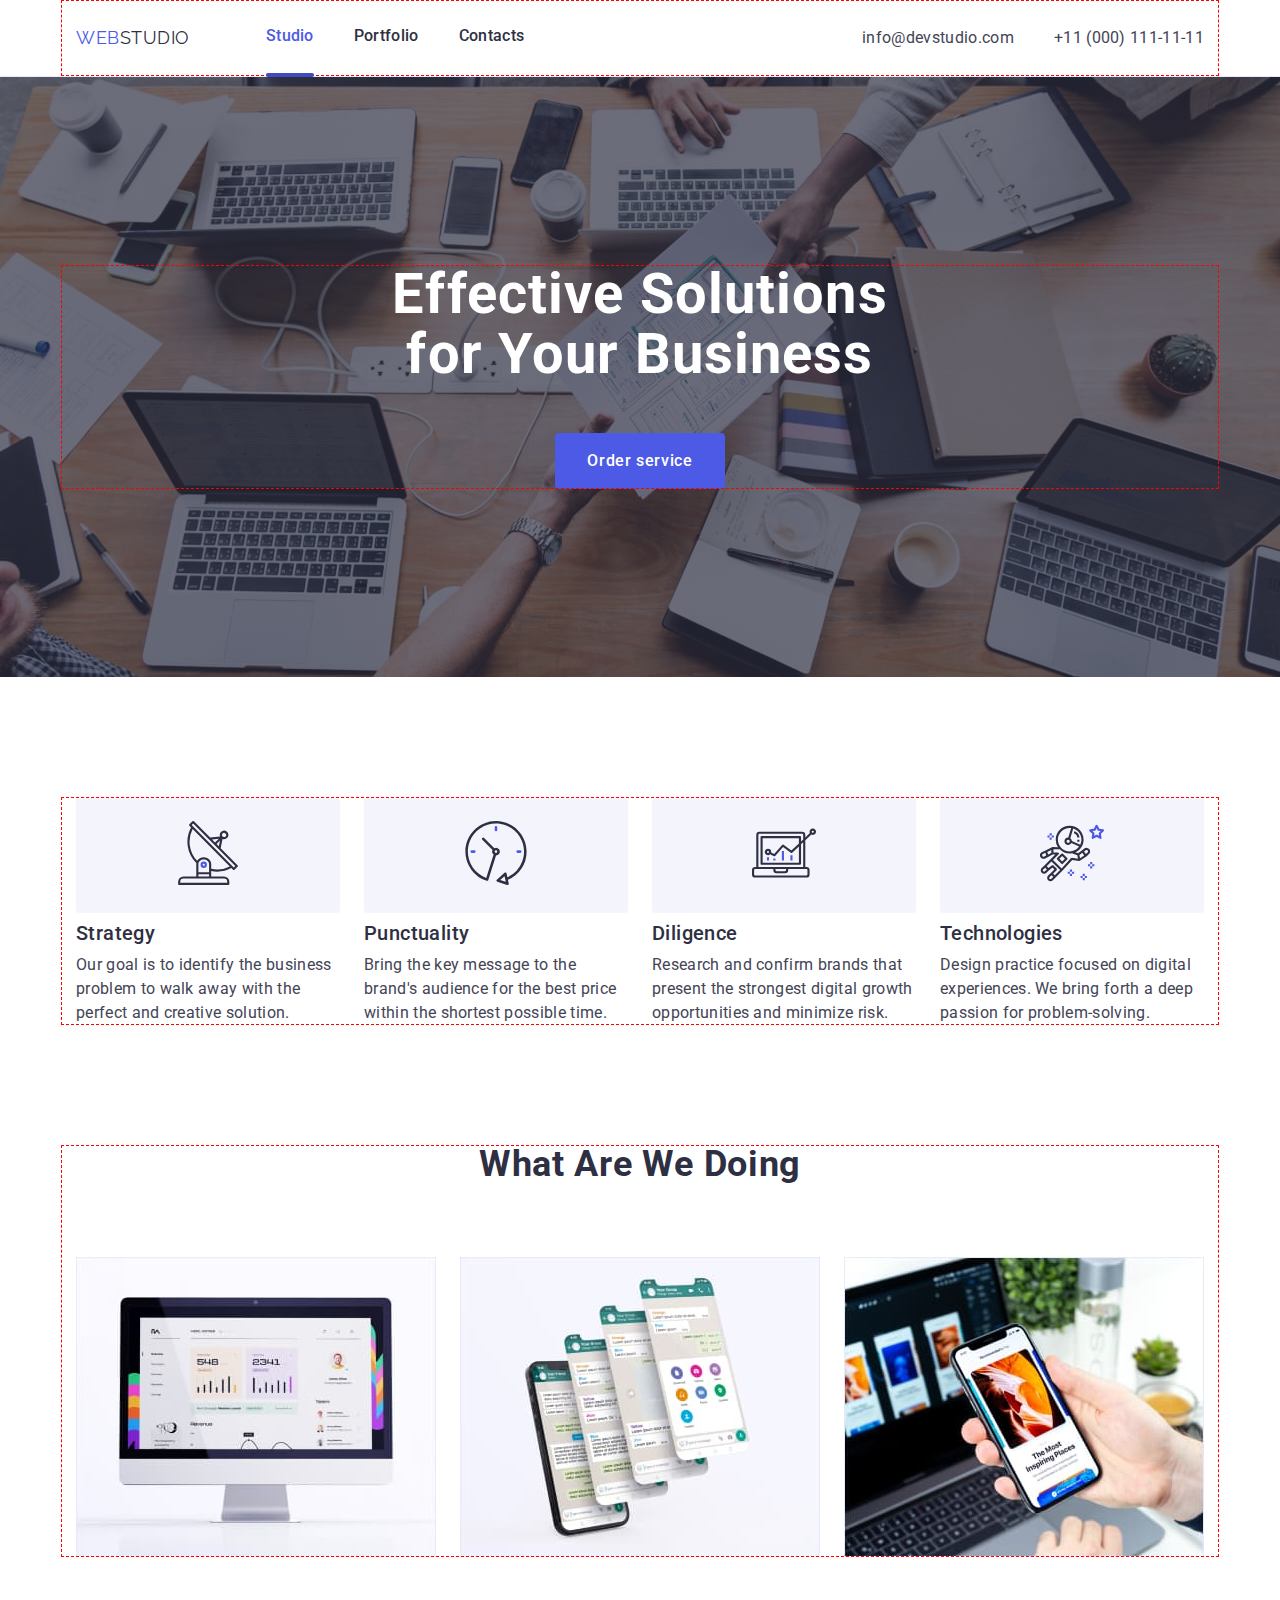
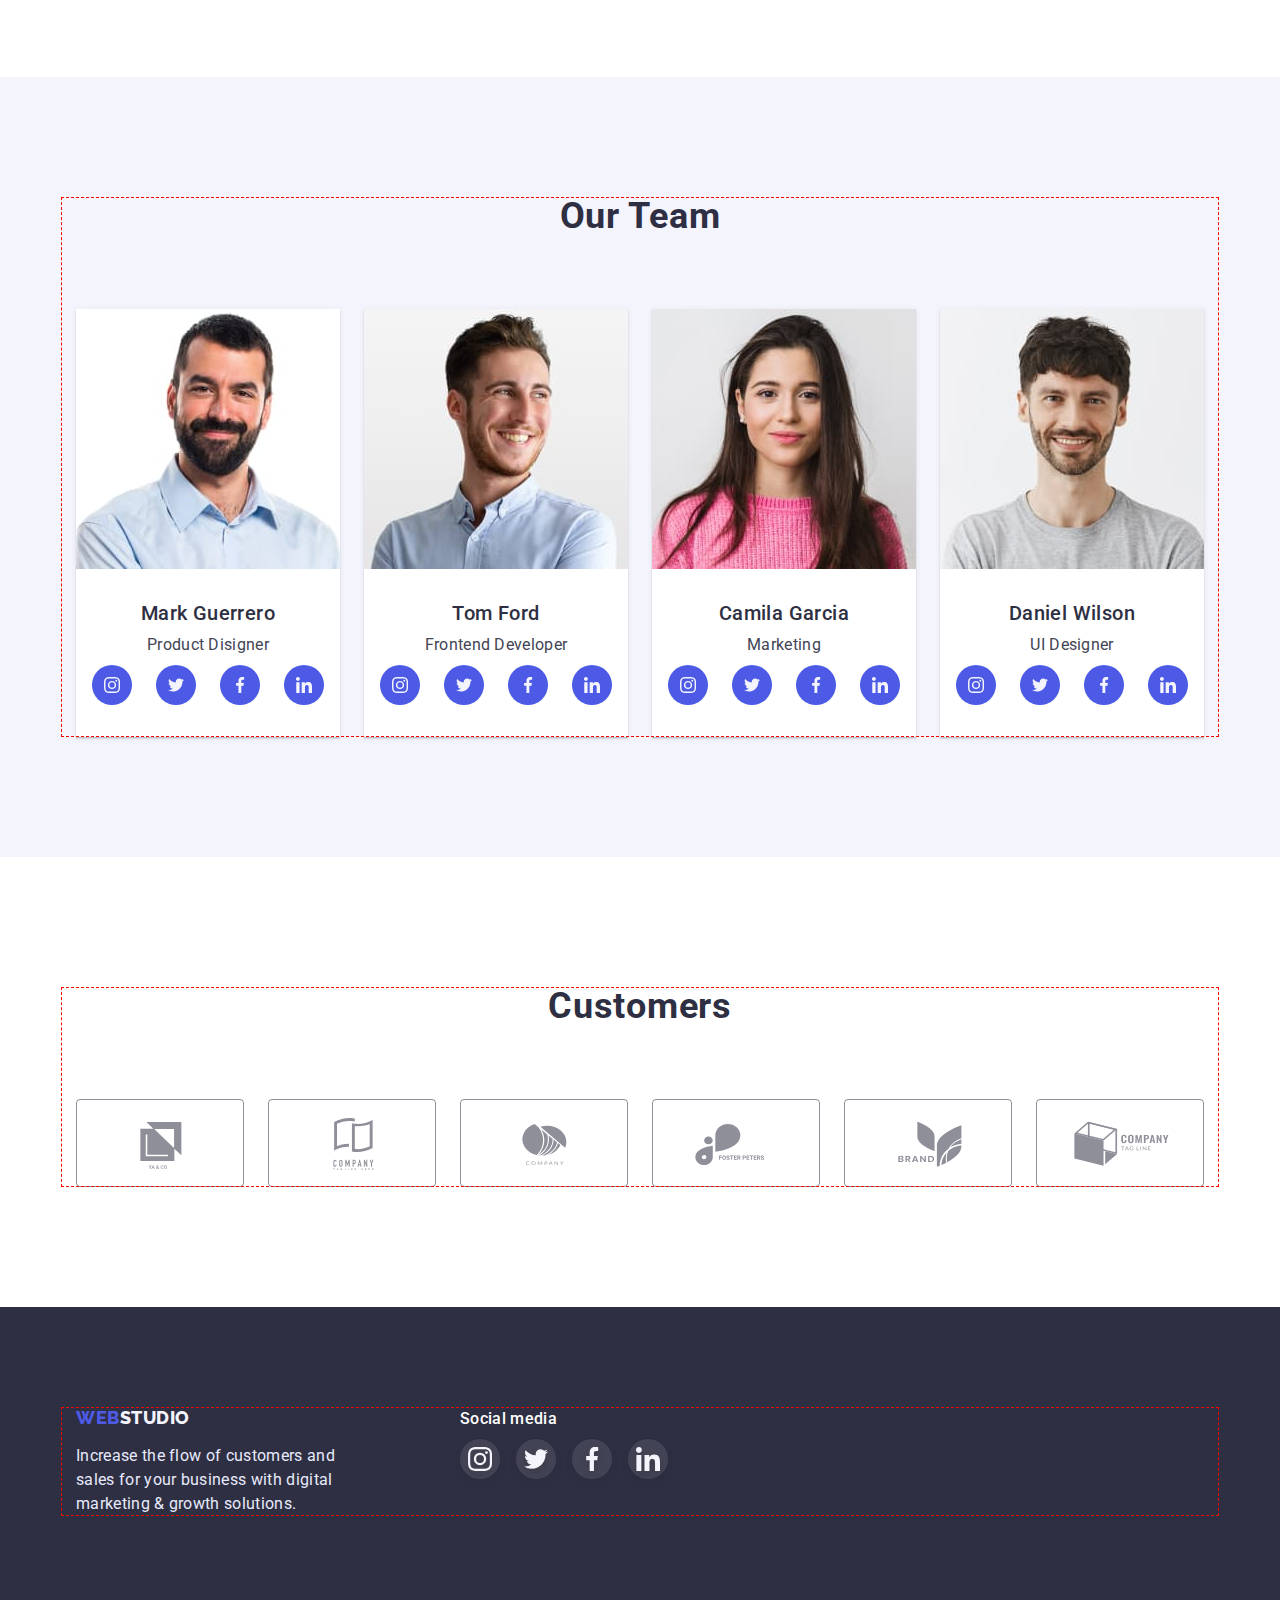
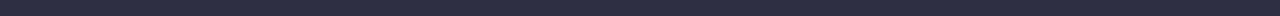
<file: index.html>
<!DOCTYPE html>
<html lang="en">
  <head>
    <meta charset="UTF-8" />
    <meta http-equiv="X-UA-Compatible" content="IE=edge" />
    <meta name="viewport" content="width=device-width, initial-scale=1.0" />
    <title>Main Page</title>
    <link href="https://fonts.googleapis.com" rel="preconnect" />
    <link href="https://fonts.gstatic.com" rel="preconnect" crossorigin />
    <link
      href="https://fonts.googleapis.com/css2?family=Raleway:wght@800&family=Roboto:wght@400;500;700;900&display=swap"
      rel="stylesheet"
    />
    <link
      href="https://cdn.jsdelivr.net/npm/modern-normalize@1.1.0/modern-normalize.css"
      rel="stylesheet"
    />
    <link href="./css/styles.css" rel="stylesheet" />
  </head>
  <body>
    <!---------------------header---------------------->
    <header class="page-header">
      <div class="container page-header-container">
        <a class="link logo" href="./index.html"
          ><span class="logo-item">web</span><span class="logo-syllable">studio</span></a
        >
        <nav class="nav">
          <ul class="nav-list nav-container list">
            <li class="nav-list-item">
              <a class="nav-list-link link current" href="./index.html">Studio</a>
            </li>
            <li class="nav-list-item">
              <a class="nav-list-link link" href="./portfolio.html">Portfolio</a>
            </li>
            <li class="nav-list-item">
              <a class="nav-list-link link" href>Contacts</a>
            </li>
          </ul>
        </nav>

        <ul class="contact-list contact-list-container list">
          <li class="contact-list-item">
            <a class="contact-list-link link" href="mailto:info@devstudio.com"
              >info@devstudio.com</a
            >
          </li>
          <li class="contact-list-item">
            <a class="contact-list-link link" href="tel:+110001111111">+11 (000) 111-11-11</a>
          </li>
        </ul>
      </div>
    </header>

    <main>
      <!----------------------hero-------------------------->
      <section class="hero">
        <div class="container">
          <h1 class="main-title">Effective Solutions for Your Business</h1>
          <button class="hero-btn pointer" data-modal-open type="button">Order service</button>
        </div>
      </section>

      <!------------------advantages---------------------->
      <section class="section">
        <div class="container">
          <h2 class="visually-hidden">Why our webstudio is the best</h2>
          <ul class="advantages-list list">
            <li class="advantages-item">
              <div class="advantages-inner">
                <svg class="advantages-icon" width="64" height="64">
                  <use href="./images/icons.svg#icon-antenna"></use>
                </svg>
              </div>
              <h3 class="advantages-slogan">Strategy</h3>
              <p class="advantages-text">
                Our goal is to identify the business problem to walk away with the perfect and
                creative solution.
              </p>
            </li>
            <li class="advantages-item">
              <div class="advantages-inner">
                <svg class="advantages-icon" width="64" height="64">
                  <use href="./images/icons.svg#icon-clock"></use>
                </svg>
              </div>
              <h3 class="advantages-slogan">Punctuality</h3>
              <p class="advantages-text">
                Bring the key message to the brand's audience for the best price within the shortest
                possible time.
              </p>
            </li>
            <li class="advantages-item">
              <div class="advantages-inner">
                <svg class="advantages-icon" width="64" height="64">
                  <use href="./images/icons.svg#icon-diagram"></use>
                </svg>
              </div>
              <h3 class="advantages-slogan">Diligence</h3>
              <p class="advantages-text">
                Research and confirm brands that present the strongest digital growth opportunities
                and minimize risk.
              </p>
            </li>
            <li class="advantages-item">
              <div class="advantages-inner">
                <svg class="advantages-icon" width="64" height="64">
                  <use href="./images/icons.svg#icon-astronaut"></use>
                </svg>
              </div>
              <h3 class="advantages-slogan">Technologies</h3>
              <p class="advantages-text">
                Design practice focused on digital experiences. We bring forth a deep passion for
                problem-solving.
              </p>
            </li>
          </ul>
        </div>
      </section>

      <!-------------------features---------------------->
      <section class="section works">
        <div class="container">
          <h2 class="title">What are we doing</h2>
          <ul class="features-list card-set list">
            <li class="features-item card-set-item">
              <img
                src="./images/features/feature-4.jpg"
                alt="Computer screen with a page of the developed site"
                width="360"
                height="300"
              />
            </li>
            <li class="features-item card-set-item">
              <img
                src="./images/features/feature-2.jpg"
                alt="Four phone screens with a mobile version of the messenger and various content"
                width="360"
                height="300"
              />
            </li>
            <li class="features-item card-set-item">
              <img
                src="./images/features/feature-3.jpg"
                alt="The same site opened on different devices in the web version and mobile version"
                width="360"
                height="300"
              />
            </li>
          </ul>
        </div>
      </section>

      <!---------------------team----------------------->
      <section class="section team-section">
        <div class="container">
          <h2 class="title">Our Team</h2>
          <ul class="team-list card-set list">
            <li class="team-list-item card-set-item">
              <img src="./images/team/employee-1.jpg" alt="employee-1" width="264" height="260" />
              <div class="team-wrapper">
                <h3 class="team-list-name">Mark Guerrero</h3>
                <p class="team-list-profession">Product Disigner</p>
                <ul class="list soc-list card-set">
                  <li class="card-set-item"
                    ><a
                      class="soc-link"
                      href="https://www.instagram.com"
                      aria-label="Instagram"
                      target="_blank"
                      rel="noopener noreferrer"
                    >
                      <svg class="soc-icon" width="16" height="16">
                        <use href="./images/icons.svg#icon-instagram"></use>
                      </svg> </a
                  ></li>
                  <li class="card-set-item"
                    ><a
                      class="soc-link"
                      href="https://twitter.com"
                      aria-label="Twitter"
                      target="_blank"
                      rel="noopener noreferrer"
                    >
                      <svg class="soc-icon" width="16" height="16">
                        <use href="./images/icons.svg#icon-twitter"></use>
                      </svg> </a
                  ></li>
                  <li class="card-set-item"
                    ><a
                      class="soc-link"
                      href="https://www.facebook.com"
                      aria-label="Facebook"
                      target="_blank"
                      rel="noopener noreferrer"
                    >
                      <svg class="soc-icon" width="16" height="16">
                        <use href="./images/icons.svg#icon-facebook"></use>
                      </svg> </a
                  ></li>
                  <li class="card-set-item">
                    <a
                      class="soc-link"
                      href="https://www.linkedin.com"
                      aria-label="Linkedin"
                      target="_blank"
                      rel="noopener noreferrer"
                    >
                      <svg class="soc-icon" width="16" height="16">
                        <use href="./images/icons.svg#icon-linkedin"></use>
                      </svg> </a
                  ></li>
                </ul>
              </div>
            </li>
            <li class="team-list-item card-set-item">
              <img src="./images/team/employee-2.jpg" alt="employee-2" width="264" height="260" />
              <div class="team-wrapper">
                <h3 class="team-list-name">Tom Ford</h3>
                <p class="team-list-profession">Frontend Developer</p>
                <ul class="list soc-list card-set">
                  <li class="card-set-item"
                    ><a
                      class="soc-link"
                      href="https://www.instagram.com"
                      aria-label="Instagram"
                      target="_blank"
                      rel="noopener noreferrer"
                    >
                      <svg class="soc-icon" width="16" height="16">
                        <use href="./images/icons.svg#icon-instagram"></use>
                      </svg> </a
                  ></li>
                  <li class="card-set-item"
                    ><a
                      class="soc-link"
                      href="https://twitter.com"
                      aria-label="Twitter"
                      target="_blank"
                      rel="noopener noreferrer"
                    >
                      <svg class="soc-icon" width="16" height="16">
                        <use href="./images/icons.svg#icon-twitter"></use>
                      </svg> </a
                  ></li>
                  <li class="card-set-item"
                    ><a
                      class="soc-link"
                      href="https://www.facebook.com"
                      aria-label="Facebook"
                      target="_blank"
                      rel="noopener noreferrer"
                    >
                      <svg class="soc-icon" width="16" height="16">
                        <use href="./images/icons.svg#icon-facebook"></use>
                      </svg> </a
                  ></li>
                  <li class="card-set-item">
                    <a
                      class="soc-link"
                      href="https://www.linkedin.com"
                      aria-label="Linkedin"
                      target="_blank"
                      rel="noopener noreferrer"
                    >
                      <svg class="soc-icon" width="16" height="16">
                        <use href="./images/icons.svg#icon-linkedin"></use>
                      </svg> </a
                  ></li>
                </ul>
              </div>
            </li>
            <li class="team-list-item card-set-item">
              <img src="./images/team/employee-3.jpg" alt="employee-3" width="264" height="260" />
              <div class="team-wrapper">
                <h3 class="team-list-name">Camila Garcia</h3>
                <p class="team-list-profession">Marketing</p>
                <ul class="list soc-list card-set">
                  <li class="card-set-item"
                    ><a
                      class="soc-link"
                      href="https://www.instagram.com"
                      aria-label="Instagram"
                      target="_blank"
                      rel="noopener noreferrer"
                    >
                      <svg class="soc-icon" width="16" height="16">
                        <use href="./images/icons.svg#icon-instagram"></use>
                      </svg> </a
                  ></li>
                  <li class="card-set-item"
                    ><a
                      class="soc-link"
                      href="https://twitter.com"
                      aria-label="Twitter"
                      target="_blank"
                      rel="noopener noreferrer"
                    >
                      <svg class="soc-icon" width="16" height="16">
                        <use href="./images/icons.svg#icon-twitter"></use>
                      </svg> </a
                  ></li>
                  <li class="card-set-item"
                    ><a
                      class="soc-link"
                      href="https://www.facebook.com"
                      aria-label="Facebook"
                      target="_blank"
                      rel="noopener noreferrer"
                    >
                      <svg class="soc-icon" width="16" height="16">
                        <use href="./images/icons.svg#icon-facebook"></use>
                      </svg> </a
                  ></li>
                  <li class="card-set-item">
                    <a
                      class="soc-link"
                      href="https://www.linkedin.com"
                      aria-label="Linkedin"
                      target="_blank"
                      rel="noopener noreferrer"
                    >
                      <svg class="soc-icon" width="16" height="16">
                        <use href="./images/icons.svg#icon-linkedin"></use>
                      </svg> </a
                  ></li>
                </ul>
              </div>
            </li>
            <li class="team-list-item card-set-item">
              <img src="./images/team/employee-4.jpg" alt="employee-4" width="264" height="260" />
              <div class="team-wrapper">
                <h3 class="team-list-name">Daniel Wilson</h3>
                <p class="team-list-profession">UI Designer</p>
                <ul class="list soc-list card-set">
                  <li class="card-set-item"
                    ><a
                      class="soc-link"
                      href="https://www.instagram.com"
                      aria-label="Instagram"
                      target="_blank"
                      rel="noopener noreferrer"
                    >
                      <svg class="soc-icon" width="16" height="16">
                        <use href="./images/icons.svg#icon-instagram"></use>
                      </svg> </a
                  ></li>
                  <li class="card-set-item"
                    ><a
                      class="soc-link"
                      href="https://twitter.com"
                      aria-label="Twitter"
                      target="_blank"
                      rel="noopener noreferrer"
                    >
                      <svg class="soc-icon" width="16" height="16">
                        <use href="./images/icons.svg#icon-twitter"></use>
                      </svg> </a
                  ></li>
                  <li class="card-set-item"
                    ><a
                      class="soc-link"
                      href="https://www.facebook.com"
                      aria-label="Facebook"
                      target="_blank"
                      rel="noopener noreferrer"
                    >
                      <svg class="soc-icon" width="16" height="16">
                        <use href="./images/icons.svg#icon-facebook"></use>
                      </svg> </a
                  ></li>
                  <li class="card-set-item">
                    <a
                      class="soc-link"
                      href="https://www.linkedin.com"
                      aria-label="Linkedin"
                      target="_blank"
                      rel="noopener noreferrer"
                    >
                      <svg class="soc-icon" width="16" height="16">
                        <use href="./images/icons.svg#icon-linkedin"></use>
                      </svg> </a
                  ></li>
                </ul>
              </div>
            </li>
          </ul>
        </div>
      </section>
    </main>

    <!---------------------customers----------------- -->
    <section class="customers-section">
      <div class="container">
        <h2 class="title">Customers</h2>
        <ul class="customers-list list">
          <li class="customers-item">
            <a
              class="customers-link"
              href="https://www.customer-1.com"
              aria-label="customer-1"
              target="_blank"
              rel="noopener noreferrer"
            >
              <svg class="customers-icon" width="104" height="56">
                <use href="./images/icons.svg#icon-cutsomer-1"></use>
              </svg>
            </a>
          </li>
          <li class="customers-item">
            <a
              class="customers-link"
              href="https://www.customer-2.com"
              aria-label="customer-2"
              target="_blank"
              rel="noopener noreferrer"
            >
              <svg class="customers-icon" width="104" height="56">
                <use href="./images/icons.svg#icon-cutsomer-2"></use>
              </svg>
            </a>
          </li>
          <li class="customers-item">
            <a
              class="customers-link"
              href="https://www.customer-3.com"
              aria-label="customer-3"
              target="_blank"
              rel="noopener noreferrer"
            >
              <svg class="customers-icon" width="104" height="56">
                <use href="./images/icons.svg#icon-cutsomer-3"></use>
              </svg>
            </a>
          </li>
          <li class="customers-item">
            <a
              class="customers-link"
              href="https://www.customer-4.com"
              aria-label="customer-4"
              target="_blank"
              rel="noopener noreferrer"
            >
              <svg class="customers-icon" width="104" height="56">
                <use href="./images/icons.svg#icon-cutsomer-4"></use>
              </svg>
            </a>
          </li>
          <li class="customers-item">
            <a
              class="customers-link"
              href="https://www.customer-5.com"
              aria-label="customer-5"
              target="_blank"
              rel="noopener noreferrer"
            >
              <svg class="customers-icon" width="104" height="56">
                <use href="./images/icons.svg#icon-cutsomer-5"></use>
              </svg>
            </a>
          </li>
          <li class="customers-item">
            <a
              class="customers-link"
              href="https://www.customer-6.com"
              aria-label="customer-6"
              target="_blank"
              rel="noopener noreferrer"
            >
              <svg class="customers-icon" width="104" height="56">
                <use href="./images/icons.svg#icon-cutsomer-6"></use>
              </svg>
            </a>
          </li>
        </ul>
      </div>
    </section>

    <!------------------footer---------------------->
    <footer class="footer-section">
      <div class="footer-container container">
        <div class="footer-holder">
          <h2 class="visually-hidden">Call to action</h2>
          <a class="link footer-logo" href="./index.html"
            ><span class="logo-item">web</span
            ><span class="footer-logo-syllable-secondary">studio</span></a
          >
          <p class="footer-text">
            Increase the flow of customers and sales for your business with digital marketing &
            growth solutions.
          </p>
        </div>
        <div class="media-footer">
          <p class="media-title">Social media</p>
          <ul class="media-list list">
            <li class="card-set-item"
              ><a
                class="footer-soc-link"
                href="https://www.instagram.com"
                aria-label="Instagram"
                target="_blank"
                rel="noopener noreferrer"
              >
                <svg class="footer-soc-icon" width="24" height="24">
                  <use href="./images/icons.svg#icon-instagram"></use>
                </svg> </a
            ></li>
            <li class="card-set-item"
              ><a
                class="footer-soc-link"
                href="https://twitter.com"
                aria-label="Twitter"
                target="_blank"
                rel="noopener noreferrer"
              >
                <svg class="soc-icon" width="24" height="24">
                  <use href="./images/icons.svg#icon-twitter"></use>
                </svg> </a
            ></li>
            <li class="card-set-item"
              ><a
                class="footer-soc-link"
                href="https://www.facebook.com"
                aria-label="Facebook"
                target="_blank"
                rel="noopener noreferrer"
              >
                <svg class="soc-icon" width="24" height="24">
                  <use href="./images/icons.svg#icon-facebook"></use>
                </svg> </a
            ></li>
            <li class="card-set-item">
              <a
                class="footer-soc-link"
                href="https://www.linkedin.com"
                aria-label="Linkedin"
                target="_blank"
                rel="noopener noreferrer"
              >
                <svg class="soc-icon" width="24" height="24">
                  <use href="./images/icons.svg#icon-linkedin"></use>
                </svg> </a
            ></li>
          </ul>
        </div>
      </div>
    </footer>

    <!----------------------modal------------------->
    <div class="backdrop is-hidden" data-modal>
      <div class="modal">
        <button class="modal-close-btn" data-modal-close type="button"
          ><svg class="modal-close-btn-icon" width="8" height="8">
            <use href="./images/icons.svg#icon-close-modal"></use>
          </svg>
        </button>
      </div>
    </div>
    <script src="./js/modal.js"></script>
  </body>
</html>
</file>
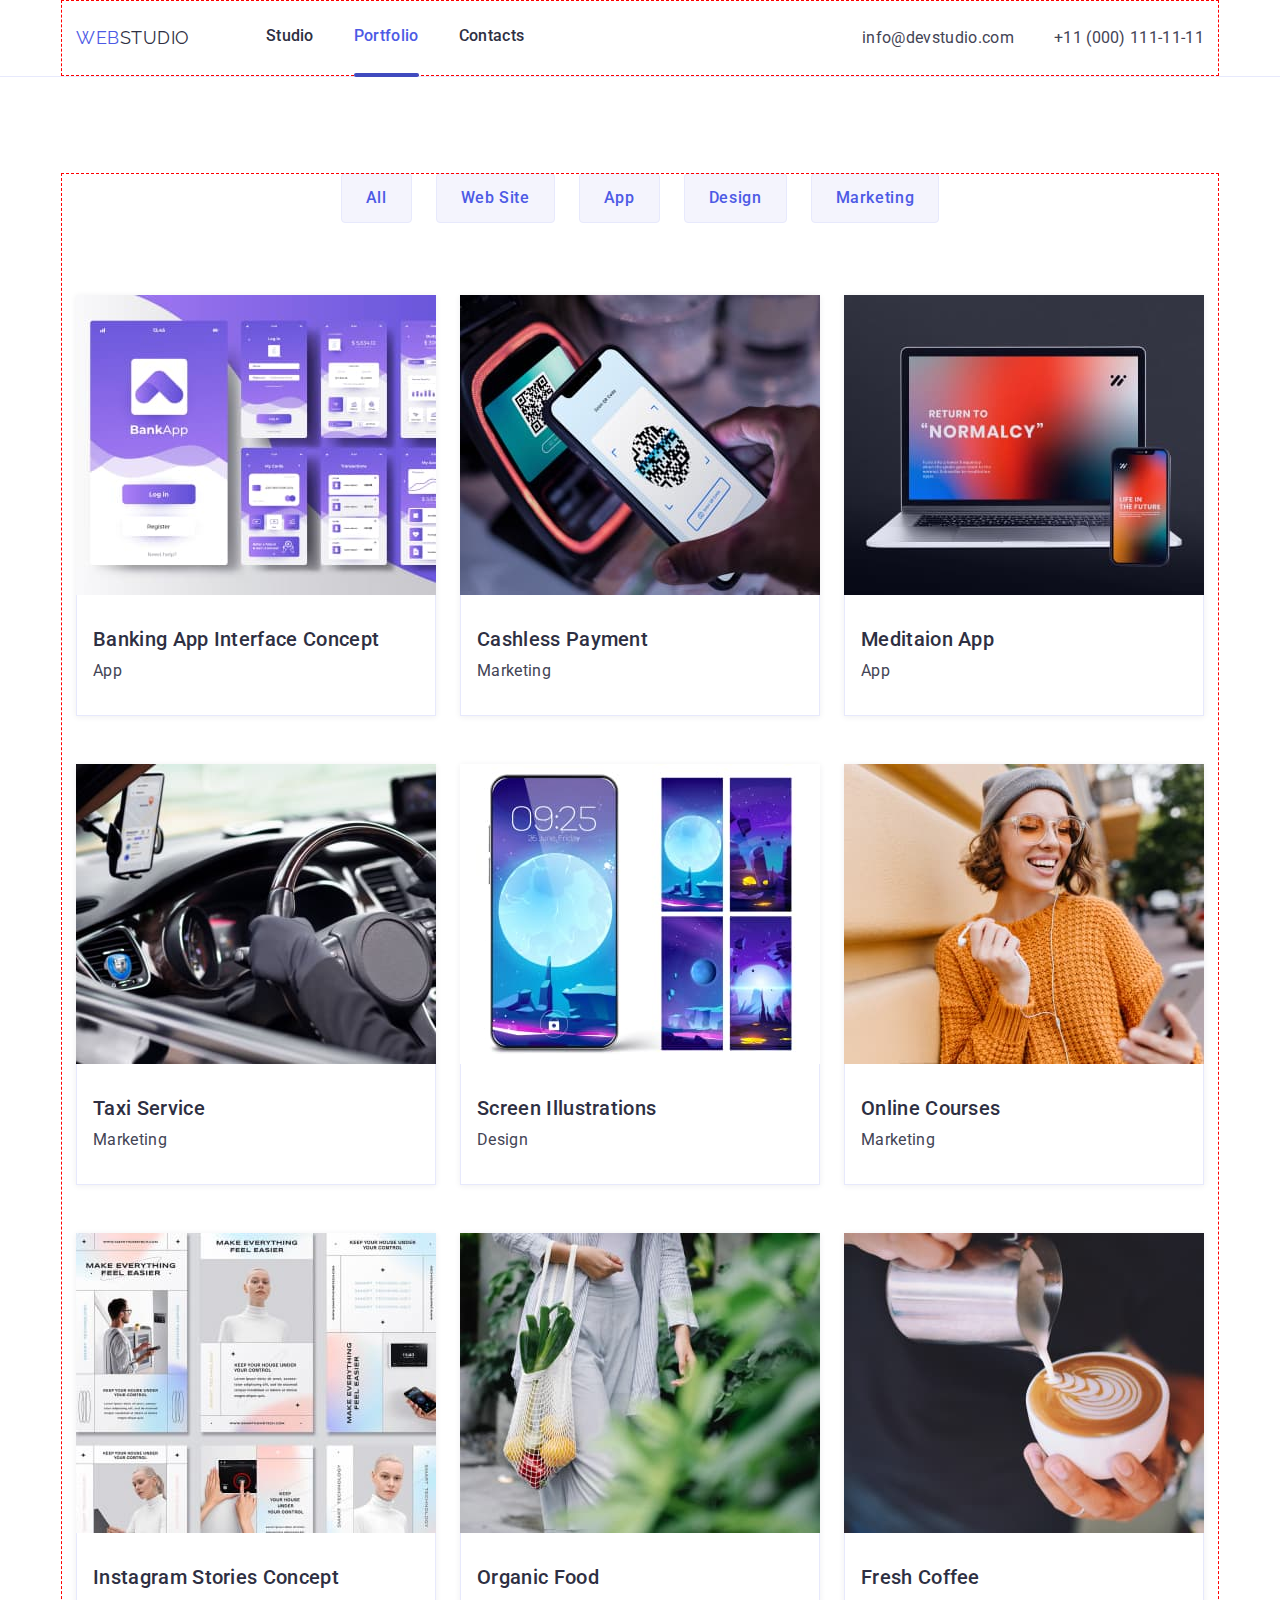
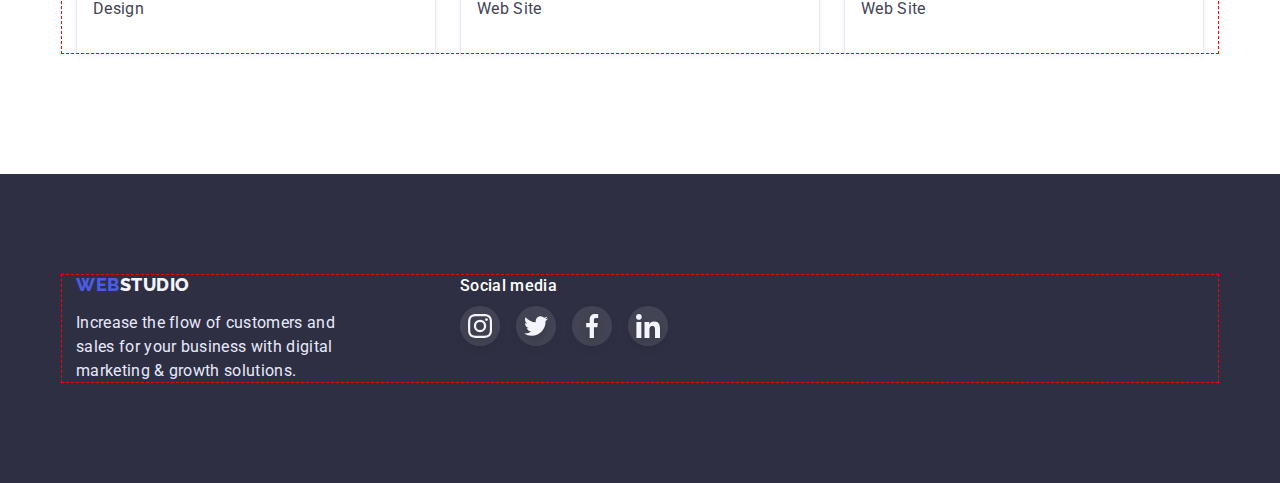
<file: portfolio.html>
<!DOCTYPE html>
<html lang="en">
  <head>
    <meta charset="UTF-8" />
    <meta http-equiv="X-UA-Compatible" content="IE=edge" />
    <meta name="viewport" content="width=device-width, initial-scale=1.0" />
    <title>Portfolio</title>
    <link href="https://fonts.googleapis.com" rel="preconnect" />
    <link href="https://fonts.gstatic.com" rel="preconnect" crossorigin />
    <link
      href="https://fonts.googleapis.com/css2?family=Raleway:wght@800&family=Roboto:wght@400;500;700;900&display=swap"
      rel="stylesheet"
    />
    <link
      href="https://cdn.jsdelivr.net/npm/modern-normalize@1.1.0/modern-normalize.css"
      rel="stylesheet"
    />
    <link href="./css/styles.css" rel="stylesheet" />
  </head>
  <body>
    <!---------------- header-------------------->
    <header class="page-header">
      <div class="container page-header-container">
        <a class="link logo" href="./index.html"
          ><span class="logo-item">web</span><span class="logo-syllable">studio</span></a
        >
        <nav class="nav">
          <ul class="nav-list nav-container list">
            <li class="nav-list-item">
              <a class="nav-list-link link" href="./index.html">Studio</a>
            </li>
            <li class="nav-list-item">
              <a class="nav-list-link link current" href="./portfolio.html">Portfolio</a>
            </li>
            <li class="nav-list-item">
              <a class="nav-list-link link" href>Contacts</a>
            </li>
          </ul>
        </nav>

        <ul class="contact-list contact-list-container list">
          <li class="contact-list-item">
            <a class="contact-list-link link" href="mailto:info@devstudio.com"
              >info@devstudio.com</a
            >
          </li>
          <li class="contact-list-item">
            <a class="contact-list-link link" href="tel:+110001111111">+11 (000) 111-11-11</a>
          </li>
        </ul>
      </div>
    </header>

    <main>
      <section class="filter-section">
        <!------------------- filter --------------------->
        <div class="filter-container container">
          <h1 class="visually-hidden">Our services</h1>
          <ul class="filter-list list">
            <li><button class="filter-btn pointer" type="button">All</button></li>
            <li><button class="filter-btn pointer" type="button">Web Site</button></li>
            <li><button class="filter-btn pointer" type="button">App</button></li>
            <li><button class="filter-btn pointer" type="button">Design</button></li>
            <li><button class="filter-btn pointer" type="button">Marketing</button></li>
          </ul>

          <!------------------- examples ------------------>
          <ul class="examples-list card-set list">
            <li class="card-set-item">
              <a class="examples-item link" href="">
                <div class="examples-item-wrapper">
                  <img
                    src="./images/gallery/example-1.jpg"
                    alt="Banking App Interface Concept"
                    width="360"
                    height="300"
                  />
                  <p class="overlay"
                    >14 Stylish and User-Friendly App Design Concepts · Task Manager App · Calorie
                    Tracker App · Exotic Fruit Ecommerce App · Cloud Storage App</p
                  >
                </div>
                <div class="examples-wrapper">
                  <h3 class="examples-title">Banking App Interface Concept</h3>
                  <p class="examples-text">App</p>
                </div></a
              >
            </li>
            <li class="card-set-item">
              <a class="examples-item link" href="">
                <div class="examples-item-wrapper">
                  <img
                    src="./images/gallery/example-2.jpg"
                    alt="Cashless Payment"
                    width="360"
                    height="300"
                  />
                  <p class="overlay"
                    >14 Stylish and User-Friendly App Design Concepts · Task Manager App · Calorie
                    Tracker App · Exotic Fruit Ecommerce App · Cloud Storage App</p
                  >
                </div>
                <div class="examples-wrapper">
                  <h3 class="examples-title">Cashless Payment</h3>
                  <p class="examples-text">Marketing</p>
                </div>
              </a>
            </li>
            <li class="card-set-item">
              <a class="examples-item link" href="">
                <div class="examples-item-wrapper">
                  <img
                    src="./images/gallery/example-3.jpg"
                    alt="Meditaion App"
                    width="360"
                    height="300"
                  />
                  <p class="overlay"
                    >14 Stylish and User-Friendly App Design Concepts · Task Manager App · Calorie
                    Tracker App · Exotic Fruit Ecommerce App · Cloud Storage App</p
                  >
                </div>
                <div class="examples-wrapper">
                  <h3 class="examples-title">Meditaion App</h3>
                  <p class="examples-text">App</p>
                </div>
              </a>
            </li>
            <li class="card-set-item">
              <a class="examples-item link" href="">
                <div class="examples-item-wrapper">
                  <img
                    src="./images/gallery/example-4.jpg"
                    alt="Taxi Service"
                    width="360"
                    height="300"
                  />
                  <p class="overlay"
                    >14 Stylish and User-Friendly App Design Concepts · Task Manager App · Calorie
                    Tracker App · Exotic Fruit Ecommerce App · Cloud Storage App</p
                  >
                </div>
                <div class="examples-wrapper">
                  <h3 class="examples-title">Taxi Service</h3>
                  <p class="examples-text">Marketing</p>
                </div>
              </a>
            </li>
            <li class="card-set-item">
              <a class="examples-item link" href="">
                <div class="examples-item-wrapper">
                  <img
                    src="./images/gallery/example-5.jpg"
                    alt="Screen Illustrations"
                    width="360"
                    height="300"
                  />
                  <p class="overlay"
                    >14 Stylish and User-Friendly App Design Concepts · Task Manager App · Calorie
                    Tracker App · Exotic Fruit Ecommerce App · Cloud Storage App</p
                  >
                </div>
                <div class="examples-wrapper">
                  <h3 class="examples-title">Screen Illustrations</h3>
                  <p class="examples-text">Design</p>
                </div>
              </a>
            </li>
            <li class="card-set-item"
              ><a class="examples-item link" href="">
                <div class="examples-item-wrapper">
                  <img
                    src="./images/gallery/example-6.jpg"
                    alt="Online Courses"
                    width="360"
                    height="300"
                  />
                  <p class="overlay"
                    >14 Stylish and User-Friendly App Design Concepts · Task Manager App · Calorie
                    Tracker App · Exotic Fruit Ecommerce App · Cloud Storage App</p
                  >
                </div>
                <div class="examples-wrapper">
                  <h3 class="examples-title">Online Courses</h3>
                  <p class="examples-text">Marketing</p>
                </div>
              </a>
            </li>
            <li class="card-set-item"
              ><a class="examples-item link" href="">
                <div class="examples-item-wrapper">
                  <img
                    src="./images/gallery/example-7.jpg"
                    alt="Instagram Stories Concept"
                    width="360"
                    height="300"
                  />
                  <p class="overlay"
                    >14 Stylish and User-Friendly App Design Concepts · Task Manager App · Calorie
                    Tracker App · Exotic Fruit Ecommerce App · Cloud Storage App</p
                  >
                </div>
                <div class="examples-wrapper">
                  <h3 class="examples-title">Instagram Stories Concept</h3>
                  <p class="examples-text">Design</p>
                </div>
              </a>
            </li>
            <li class="card-set-item"
              ><a class="examples-item link" href="">
                <div class="examples-item-wrapper">
                  <img
                    src="./images/gallery/example-8.jpg"
                    alt="Organic Food"
                    width="360"
                    height="300"
                  />
                  <p class="overlay"
                    >14 Stylish and User-Friendly App Design Concepts · Task Manager App · Calorie
                    Tracker App · Exotic Fruit Ecommerce App · Cloud Storage App</p
                  >
                </div>
                <div class="examples-wrapper">
                  <h3 class="examples-title">Organic Food</h3>
                  <p class="examples-text">Web Site</p>
                </div>
              </a>
            </li>
            <li class="card-set-item"
              ><a class="examples-item link" href="">
                <div class="examples-item-wrapper">
                  <img
                    src="./images/gallery/example-9.jpg"
                    alt="Fresh Coffee"
                    width="360"
                    height="300"
                  />
                  <p class="overlay"
                    >14 Stylish and User-Friendly App Design Concepts · Task Manager App · Calorie
                    Tracker App · Exotic Fruit Ecommerce App · Cloud Storage App</p
                  >
                </div>
                <div class="examples-wrapper">
                  <h3 class="examples-title">Fresh Coffee</h3>
                  <p class="examples-text">Web Site</p>
                </div>
              </a>
            </li>
          </ul>
        </div>
      </section>
    </main>
    <!-- ---------------- footer -------------------->
    <footer class="footer-section">
      <div class="footer-container container">
        <div class="footer-holder">
          <h2 class="visually-hidden">Call to action</h2>
          <a class="link footer-logo" href="./index.html"
            ><span class="logo-item">web</span
            ><span class="footer-logo-syllable-secondary">studio</span></a
          >
          <p class="footer-text">
            Increase the flow of customers and sales for your business with digital marketing &
            growth solutions.
          </p>
        </div>
        <div class="media-footer">
          <p class="media-title">Social media</p>
          <ul class="media-list list">
            <li class="card-set-item"
              ><a
                class="footer-soc-link"
                href="https://www.instagram.com"
                aria-label="Instagram"
                target="_blank"
                rel="noopener noreferrer"
              >
                <svg class="footer-soc-icon" width="24" height="24">
                  <use href="./images/icons.svg#icon-instagram"></use>
                </svg> </a
            ></li>
            <li class="card-set-item"
              ><a
                class="footer-soc-link"
                href="https://twitter.com"
                aria-label="Twitter"
                target="_blank"
                rel="noopener noreferrer"
              >
                <svg class="soc-icon" width="24" height="24">
                  <use href="./images/icons.svg#icon-twitter"></use>
                </svg> </a
            ></li>
            <li class="card-set-item"
              ><a
                class="footer-soc-link"
                href="https://www.facebook.com"
                aria-label="Facebook"
                target="_blank"
                rel="noopener noreferrer"
              >
                <svg class="soc-icon" width="24" height="24">
                  <use href="./images/icons.svg#icon-facebook"></use>
                </svg> </a
            ></li>
            <li class="card-set-item">
              <a
                class="footer-soc-link"
                href="https://www.linkedin.com"
                aria-label="Linkedin"
                target="_blank"
                rel="noopener noreferrer"
              >
                <svg class="soc-icon" width="24" height="24">
                  <use href="./images/icons.svg#icon-linkedin"></use>
                </svg> </a
            ></li>
          </ul>
        </div>
      </div>
    </footer>
  </body>
</html>
</file>
<file: css/styles.css>
:root {
  /* Fonts */
  --main-font: 'Roboto', sans-serif;
  --secondary-font: 'Raleway', sans-serif;

  /* Text colors */

  --primary-brand: #4d5ae5;
  --pressed-state: #404bbf;
  --dark: #2e2f42;
  --success: #31d0aa;
  --text: #434455;
  --subtitle-text: #8e8f99;
  --accent: #e7e9fc;
  --light: #f4f4fd;
  --modal-overlay: #2e2f42;
  --hero-background: #2e2f42;

  /* Background colors */
  --primary-background: #ffffff;

  /* others */
  --indent: 24px;
  --items: 3;
  --bor-rad: 4px;
  --transition-dur-and-funk: 250ms cubic-bezier(0.4, 0, 0.2, 1);
}

body {
  background-color: var(--primary-background);
  color: var(--dark);
  font-size: 16px;
  font-family: var(--main-font);
  letter-spacing: 0.02em;
}

/* -------------------reset--------------- */

h1,
h2,
h3,
h4,
p {
  margin: 0;
}

ul,
ol {
  margin: 0;
  padding: 0;
}

img {
  display: block;
  max-width: 100%;
  height: auto;
}
button {
  display: block;
  border: none;
  border-radius: var(--bor-rad);
  cursor: pointer;
}
/* ---------------------reset-end------------------ */

.section {
  padding: 120px 0;
}

.container {
  width: 1158px;
  margin: 0 auto;
  padding: 0 15px;
  outline: 1px dashed red;
  outline-offset: -1px;
}

.list {
  list-style: none;
}
.link {
  text-decoration: none;
}

.visually-hidden {
  position: absolute;
  overflow: hidden;
  clip: rect(0 0 0 0);
  width: 1px;
  height: 1px;
  margin: -1px;
  padding: 0;
  border: 0;
  white-space: nowrap;
  clip-path: inset(100%);
}

/* card set */

.card-set {
  display: flex;
  flex-wrap: wrap;
  gap: 48px var(--indent);
}

.card-set-item {
  flex-basis: calc((100% - (var(--indent) * (var(--items) - 1))) / var(--items));
}

/* ------------------header-sectoin---------------*/

.logo {
  margin-right: 76px;
  font-size: 18px;
  font-family: var(--secondary-font);
  line-height: 1.33;
  letter-spacing: 0.03em;
  text-transform: uppercase;
}

.logo-item {
  color: var(--primary-brand);
}
.logo-syllable {
  color: var(--dark);
}

.nav-list {
  line-height: 1.5;
}

.nav-list-link {
  position: relative;
  display: block;
  padding-top: 24px;
  padding-bottom: 28px;
  color: var(--dark);
  font-weight: 500;
  transition: color var(--transition-dur-and-funk);
}

.current.nav-list-link::after {
  content: '';
  position: absolute;
  left: 0;
  bottom: -1px;
  display: block;
  width: 100%;
  height: 4px;
  border-radius: 2px;
  background-color: var(--pressed-state);
}

.current {
  color: var(--primary-brand);
}

.contact-list-link {
  display: block;
  padding-top: 24px;
  padding-bottom: 24px;
  color: var(--text);
  transition: color var(--transition-dur-and-funk);
}

.nav-list-link:hover,
.nav-list-link:focus,
.contact-list-link:hover,
.contact-list-link:focus {
  color: var(--primary-brand);
}

.page-header-container {
  display: flex;
  align-items: center;
}

.page-header {
  margin: 0 auto;
  border-bottom: 1px solid var(--accent);
}
.nav-container {
  display: flex;
  gap: 40px;
  align-items: center;
}

.contact-list-container {
  display: flex;
  gap: 40px;
  align-items: center;
  margin-left: auto;
}

/* ------------------------hero----------------------- */

.hero {
  max-width: 1440px;
  height: 600px;
  margin: 0 auto;
  padding: 188px 0;
  background-color: var(--dark);
  background-image: linear-gradient(rgba(46, 47, 66, 0.7), rgba(46, 47, 66, 0.7)),
    url(../images/people-office-1.jpg);
  background-position: center;
  background-repeat: no-repeat;
  text-align: center;
}

.main-title {
  width: 496px;
  margin: 0 auto 48px;
  color: var(--primary-background);
  font-weight: 700;
  font-size: 56px;
  line-height: 1.07;
  letter-spacing: 0.02em;
  text-align: center;
}

.hero-btn {
  display: block;
  margin-right: auto;
  margin-left: auto;
  padding: 16px 32px;
  background-color: var(--primary-brand);
  color: var(--primary-background);
  font-weight: 500;
  font-size: 16px;
  font-family: inherit;
  line-height: 1.5;
  letter-spacing: 0.04em;
  transition: background-color var(--transition-dur-and-funk);
}

.pointer {
  cursor: pointer;
}

.hero-btn:hover,
.hero-btn:focus {
  background-color: var(--pressed-state);
}

/* ---------------------advantages------------------------ */

.advantages-list {
  display: flex;
  gap: var(--indent);
}

.advantages-item {
  width: 264px;
}

.advantages-inner {
  margin-bottom: 8px;
  padding: 24px 100px;
  border-radius: var(--bor-rad);
  background-color: var(--light);
}

.advantages-slogan {
  margin-bottom: 8px;
  font-weight: 500;
  font-size: 20px;
  line-height: 1.2;
  letter-spacing: 0.02em;
}

.advantages-text {
  color: var(--text);
  line-height: 1.5;
}

/* --------------------features---------------------- */
.works {
  padding-top: 0;
}

.title {
  margin-bottom: 72px;
  font-weight: 700;
  font-size: 36px;
  line-height: 1.11;
  letter-spacing: 0.02em;
  text-align: center;
  text-transform: capitalize;
}

/* ------------------------team----------------------*/
.team-section {
  background-color: var(--light);
}

.team-list {
  display: flex;
  gap: var(--indent);
  --items: 4;
}

.team-list-item {
  box-shadow: 0px 1px 6px rgba(46, 47, 66, 0.08), 0px 1px 1px rgba(46, 47, 66, 0.16),
    0px 2px 1px rgba(46, 47, 66, 0.08);
}

.team-wrapper {
  padding: 32px 16px;
  border-radius: 0px 0px 4px 4px;
  background-color: var(--primary-background);
}
.team-list-name {
  margin-bottom: 8px;
  font-weight: 500;
  font-size: 20px;
  line-height: 1.2;
  letter-spacing: 0.02em;
  text-align: center;
}

.team-list-profession {
  margin-bottom: 8px;
  color: var(--text);
  line-height: 1.5;
  text-align: center;
}

.soc-link {
  display: flex;
  justify-content: center;
  align-items: center;
  width: 40px;
  height: 40px;
  border-radius: 50%;
  background-color: var(--primary-brand);
  transition: background-color var(--transition-dur-and-funk);
}

.soc-link:hover,
.soc-link:focus {
  background-color: var(--pressed-state);
}

.soc-icon {
  fill: var(--light);
}

/*--------------------customers--------------------- */
.customers-section {
  padding-top: 130px;
  padding-bottom: 120px;
}

.customers-list {
  display: flex;
  gap: var(--indent);
  justify-content: center;
  align-items: center;
}

.customers-link {
  display: flex;
  justify-content: center;
  align-items: center;
  width: 168px;
  height: 88px;
  border: 1px solid currentColor;
  border-radius: var(--bor-rad);
  color: var(--subtitle-text);
  transition: color var(--transition-dur-and-funk);
}

.customers-icon {
  fill: currentColor;
}

.customers-link:hover,
.customers-link:focus {
  color: var(--pressed-state);
}

/*----------------------PORTFOLIO------------------ */

/*----------------------filter--------------------*/

.filter-list {
  display: flex;
  gap: var(--indent);
  justify-content: center;
  margin-bottom: 72px;
}
.filter-btn {
  padding: 12px 24px;
  border: 1px solid var(--accent);
  background-color: var(--light);
  color: var(--primary-brand);
  font-weight: 500;
  font-size: 16px;
  font-family: inherit;
  line-height: 1.5;
  letter-spacing: 0.04em;
  transition: background-color var(--transition-dur-and-funk), color var(--transition-dur-and-funk),
    box-shadow var(--transition-dur-and-funk);
}

.filter-btn:hover,
.filter-btn:focus {
  background-color: var(--pressed-state);
  color: var(--primary-background);
  box-shadow: 0px 3px 1px rgba(0, 0, 0, 0.1), 0px 2px 1px rgba(0, 0, 0, 0.08),
    0px 2px 2px rgba(0, 0, 0, 0.12);
}

/* ---------------------examples------------------- */

.filter-section {
  margin-top: 96px;
  margin-bottom: 120px;
}

.examples-title {
  margin-bottom: 8px;
  font-weight: 500;
  font-size: 20px;
  line-height: 1.2;
}

.examples-item {
  display: block;
  color: inherit;
  box-shadow: 0px 1px 6px rgba(46, 47, 66, 0.08);
  transition: box-shadow var(--transition-dur-and-funk);
}

.examples-item:hover .overlay,
.examples-item:focus .overlay {
  transform: translate(0, 0);
}

.examples-item-wrapper {
  position: relative;
  overflow: hidden;
}
.overlay {
  position: absolute;
  top: 0;
  left: 0;
  overflow: auto;
  width: 100%;
  height: 100%;
  padding: 40px 32px;
  background-color: var(--primary-brand);
  color: var(--light);
  line-height: 1.5;
  transition: transform var(--transition-dur-and-funk);
  transform: translate(0, 100%);
}

.examples-item:hover,
.examples-item:focus {
  box-shadow: 0px 1px 6px rgba(46, 47, 66, 0.08), 0px 1px 1px rgba(46, 47, 66, 0.16),
    0px 2px 1px rgba(46, 47, 66, 0.08);
}

.examples-text {
  color: var(--text);
  line-height: 1.5;
}

.examples-wrapper {
  padding: 32px 0 32px 16px;
  border: 1px solid var(--accent);
  border-top: none;
}

/* -----------------------------footer------------------------------- */
.footer-section {
  padding: 100px 0;
  background-color: var(--dark);
}

.footer-container {
  display: flex;
  /* gap: 120px; */
}

.footer-holder {
  margin-right: 120px;
}

.media-footer {
  margin-right: auto;
}

.footer-logo {
  display: block;
  margin-bottom: 16px;
  font-weight: 800;
  font-size: 18px;
  font-family: var(--secondary-font);
  line-height: 1.17;
  letter-spacing: 0.03em;
  text-transform: uppercase;
}

.footer-logo-syllable-secondary {
  color: var(--light);
}

.footer-text {
  width: 264px;
  color: var(--accent);
  line-height: 1.5;
}

.media-title {
  margin-bottom: 8px;
  color: var(--primary-background);
  font-weight: 500;
  font-size: 16px;
  line-height: 1.5;
  letter-spacing: 0.02em;
  text-align: left;
}
.media-list {
  display: flex;
  gap: 16px;
}

.footer-soc-link {
  display: flex;
  justify-content: center;
  align-items: center;
  width: 40px;
  height: 40px;
  border-radius: 50%;
  background-color: rgba(255, 255, 255, 0.1);
  filter: drop-shadow(0px 4px 4px rgba(0, 0, 0, 0.25));
  transition: background-color var(--transition-dur-and-funk);
}

.footer-soc-link:hover,
.footer-soc-link:focus {
  background-color: var(--success);
}

.footer-soc-icon {
  fill: var(--light);
}

/* -----------------------modal--------------------- */
.backdrop {
  position: fixed;
  top: 0;
  left: 0;
  z-index: 100;
  width: 100%;
  height: 100%;
  background-color: rgba(46, 47, 66, 0.4);
  transition: opacity var(--transition-dur-and-funk), visibility var(--transition-dur-and-funk);
}

.backdrop.is-hidden {
  opacity: 0;
  visibility: hidden;
  pointer-events: none;
}

.modal {
  position: absolute;
  top: 50%;
  left: 50%;
  width: 408px;
  height: 576px;
  border-radius: var(--bor-rad);
  background: #fcfcfc;
  box-shadow: 0px 1px 1px rgba(0, 0, 0, 0.14), 0px 1px 3px rgba(0, 0, 0, 0.12),
    0px 2px 1px rgba(0, 0, 0, 0.2);
  transform: translate(-50%, -50%);
}

.modal-close-btn {
  position: absolute;
  top: 24px;
  right: 24px;
  display: flex;
  justify-content: center;
  align-items: center;
  width: 24px;
  height: 24px;
  padding: 0;
  border: 1px solid rgba(0, 0, 0, 0.1);
  border-radius: 50%;
  background-color: var(--accent);
  transition: background-color var(--transition-dur-and-funk);
}

.modal-close-btn:hover,
.modal-close-btn:focus {
  background-color: var(--pressed-state);
}

.modal-close-btn-icon {
  transition: fill var(--transition-dur-and-funk);
}
.modal-close-btn:hover .modal-close-btn-icon,
.modal-close-btn:focus .modal-close-btn-icon {
  fill: var(--primary-background);
}
</file>
